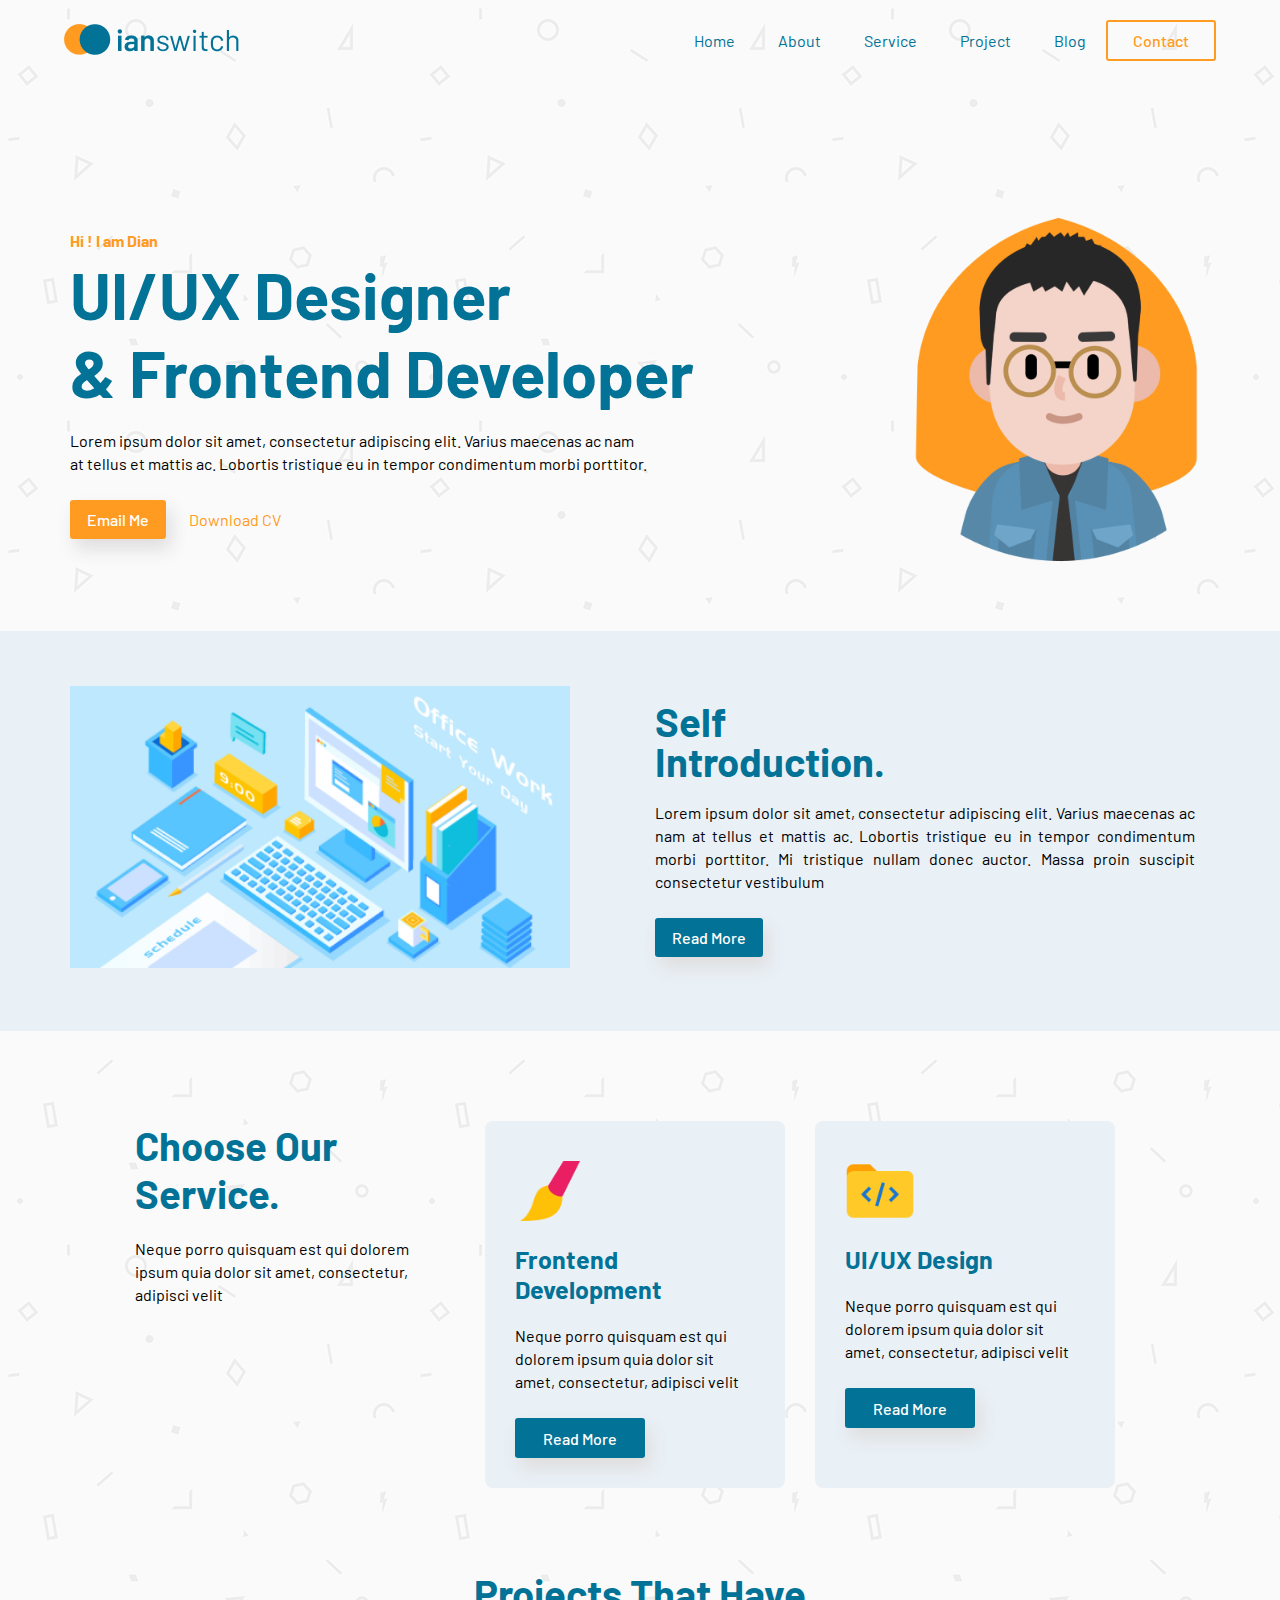
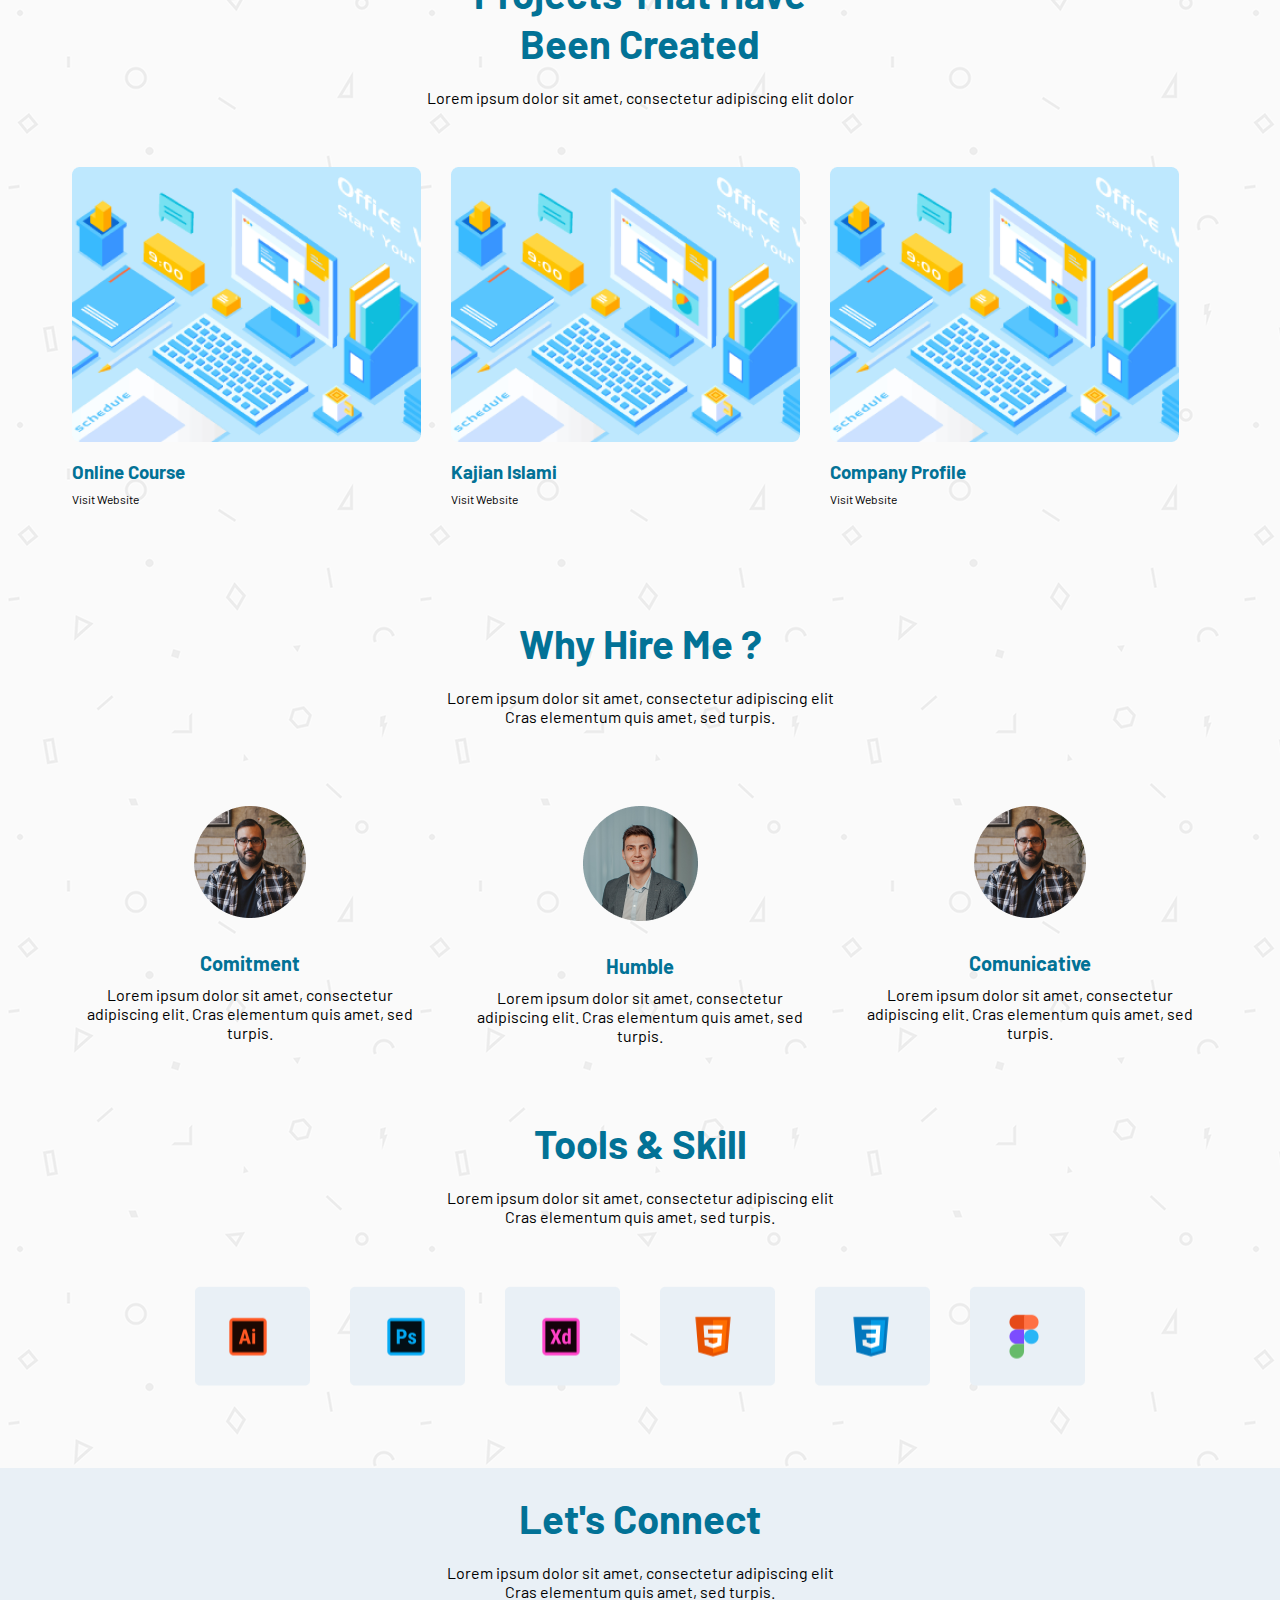
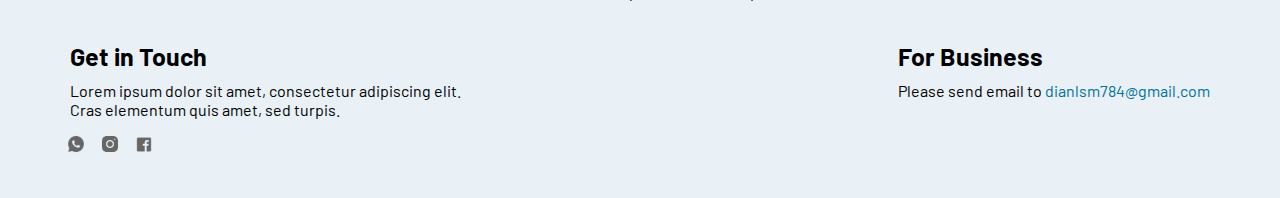
<file: index.html>
<!DOCTYPE html>
<html lang="en">

<head>
    <meta charset="UTF-8">
    <meta http-equiv="X-UA-Compatible" content="IE=edge">
    <meta name="viewport" content="width=device-width, initial-scale=1.0">
    <title>ianswitch</title>
    <link rel="stylesheet" href="css/style.css">
</head>
<style>
    body {
        background-image: url('img/geometry.png');
    }
</style>

<body>
    <!-- header -->
    <header>
        <img class="logo" src="img/logo.png" alt="">
        <nav>
            <ul class="nav-links">
                <li><a href="#" class="nav-link active">Home</a></li>
                <li><a href="#" class="nav-link">About</a></li>
                <li><a href="#" class="nav-link">Service</a></li>
                <li><a href="#" class="nav-link">Project</a></li>
                <li><a href="blog.html" class="nav-link">Blog</a></li>
            </ul>
        </nav>
        <button class="btn-secondary">Contact</button>
    </header>



    <!-- main -->
    <main>
        <div class="text-section">
            <h4 class="hello">Hi ! I am Dian</h4>
            <h1 class="large-title">
                UI/UX Designer <br> & Frontend Developer
            </h1>
            <p class="text-muted">
                Lorem ipsum dolor sit amet, consectetur adipiscing elit. Varius maecenas ac nam <br> at tellus et mattis ac. Lobortis tristique eu in tempor condimentum morbi porttitor.
            </p>
            <button class="btn-primary">Email Me</button>
            <a class="download" href="#">Download CV</a>
        </div>
        <div class="jumbotorn-img">
            <img src="img/hero.png" alt="">
        </div>
    </main>

    <!-- about -->
    <div class="about">
        <div class="content-about">
            <div class="img-about">
                <img src="img/about-img.png" alt="">
            </div>
            <div class="desc-about">
                <h1 class="text-about">
                    Self <br> Introduction.
                </h1>
                <p class="lorem">
                    Lorem ipsum dolor sit amet, consectetur adipiscing elit. Varius maecenas ac nam at tellus et mattis ac. Lobortis tristique eu in tempor condimentum morbi porttitor. Mi tristique nullam donec auctor. Massa proin suscipit consectetur vestibulum
                </p>
                <button class="btn-primary-about">Read More</button>
            </div>
        </div>
    </div>

    <!-- service -->
    <div class="service">


        <div class="our-service">
            <div class="title">
                <div class="title-service">
                    <h1 class="web">Choose Our <br> Service.</h1>
                    <p>Neque porro quisquam est qui dolorem ipsum quia dolor sit amet, consectetur, adipisci velit</p>
                </div>
            </div>
            <div class="desc-service-1">
                <div class="logo-service">
                    <img src="img/design.png" alt="">
                </div>
                <div class="title-service">
                    <h2 class="web">Frontend Development</h2>
                    <p>Neque porro quisquam est qui dolorem ipsum quia dolor sit amet, consectetur, adipisci velit</p>
                </div>
                <div class="cta-read">
                    <button class="btn-service-1">Read More</button>
                </div>
            </div>
            <div class="desc-service-1">
                <div class="logo-service">
                    <img src="img/code.png" alt="">
                </div>
                <div class="title-service">
                    <h2 class="web">UI/UX Design</h2>
                    <p>Neque porro quisquam est qui dolorem ipsum quia dolor sit amet, consectetur, adipisci velit</p>
                </div>
                <div class="cta-read">
                    <button class="btn-service-1">Read More</button>
                </div>
            </div>
        </div>
    </div>

    <!-- project -->
    <div class="project">
        <div class="title-project">
            <h1>Projects That Have <br> Been Created</h1>
            <p>Lorem ipsum dolor sit amet, consectetur adipiscing elit dolor </p>
        </div>
        <div class="projects">
            <div class="project-1">
                <img src="img/pro-img.png " alt=" ">
                <div class="content">
                    <h3>Online Course</h3>
                    <a href="http://">Visit Website</a>
                </div>
            </div>
            <div class="project-1 ">
                <img src="img/pro-img.png " alt=" ">
                <div class="content">
                    <h3>Kajian Islami</h3>
                    <a href="http://">Visit Website<img>
                    </a>
                </div>
            </div>
            <div class="project-1 ">
                <img src="img/pro-img.png " alt=" ">
                <div class="content">
                    <h3>Company Profile</h3>
                    <a href="http://">Visit Website</a>
                </div>
            </div>
        </div>
    </div>

    <!-- hire -->
    <div class="hire">
        <div class="title-hire">
            <h1>Why Hire Me ?</h1>
            <p>Lorem ipsum dolor sit amet, consectetur adipiscing elit<br> Cras elementum quis amet, sed turpis.</p>
        </div>
        <div class="containter-thumbnail">
            <div class="thumbnail">
                <img src="img/hire-1.png" alt="">
                <h1>Comitment</h1>
                <p>Lorem ipsum dolor sit amet, consectetur adipiscing elit. Cras elementum quis amet, sed turpis.</p>
            </div>
            <div class="thumbnail">
                <img src="img/hire-2.png" alt="">
                <h1>Humble</h1>
                <p>Lorem ipsum dolor sit amet, consectetur adipiscing elit. Cras elementum quis amet, sed turpis.</p>
            </div>
            <div class="thumbnail">
                <img src="img/hire-1.png" alt="">
                <h1>Comunicative</h1>
                <p>Lorem ipsum dolor sit amet, consectetur adipiscing elit. Cras elementum quis amet, sed turpis.</p>
            </div>
        </div>
    </div>

    <!-- toolskill -->
    <div class="toolskill">
        <div class="title-toolskill">
            <h1>Tools & Skill</h1>
            <p>Lorem ipsum dolor sit amet, consectetur adipiscing elit<br> Cras elementum quis amet, sed turpis.</p>
        </div>
        <div class="icons">
            <div class="icon">
                <img src="img/ai.png" alt="">
            </div>
            <div class="icon">
                <img src="img/ps.png" alt="">
            </div>
            <div class="icon">
                <img src="img/xd.png" alt="">
            </div>
            <div class="icon">
                <img src="img/html.png" alt="">
            </div>
            <div class="icon">
                <img src="img/css.png" alt="">
            </div>
            <div class="icon">
                <img src="img/figma.png" alt="">
            </div>
        </div>
    </div>

    <!-- footer -->
    <footer>
        <div class="title-toolskill">
            <h1>Let's Connect</h1>
            <p>Lorem ipsum dolor sit amet, consectetur adipiscing elit<br> Cras elementum quis amet, sed turpis.</p>
        </div>
        <div class="text-footer">
            <div class="right-text">
                <h1>Get in Touch</h1>
                <p>Lorem ipsum dolor sit amet, consectetur adipiscing elit. <br> Cras elementum quis amet, sed turpis.</p>
                <div class="med-icon">
                    <img src="img/WhatsApp.png" alt="">
                    <img src="img/Instagram.png" alt="">
                    <img src="img/Facebook.png  " alt="">
                </div>
            </div>
            <div class="left-text">
                <h1>For Business</h1>
                <p>Please send email to
                    <a href="http://dianlsm784@gmail.com">dianlsm784@gmail.com</a>
                </p>
            </div>

        </div>

    </footer>

</body>

</html>
</file>
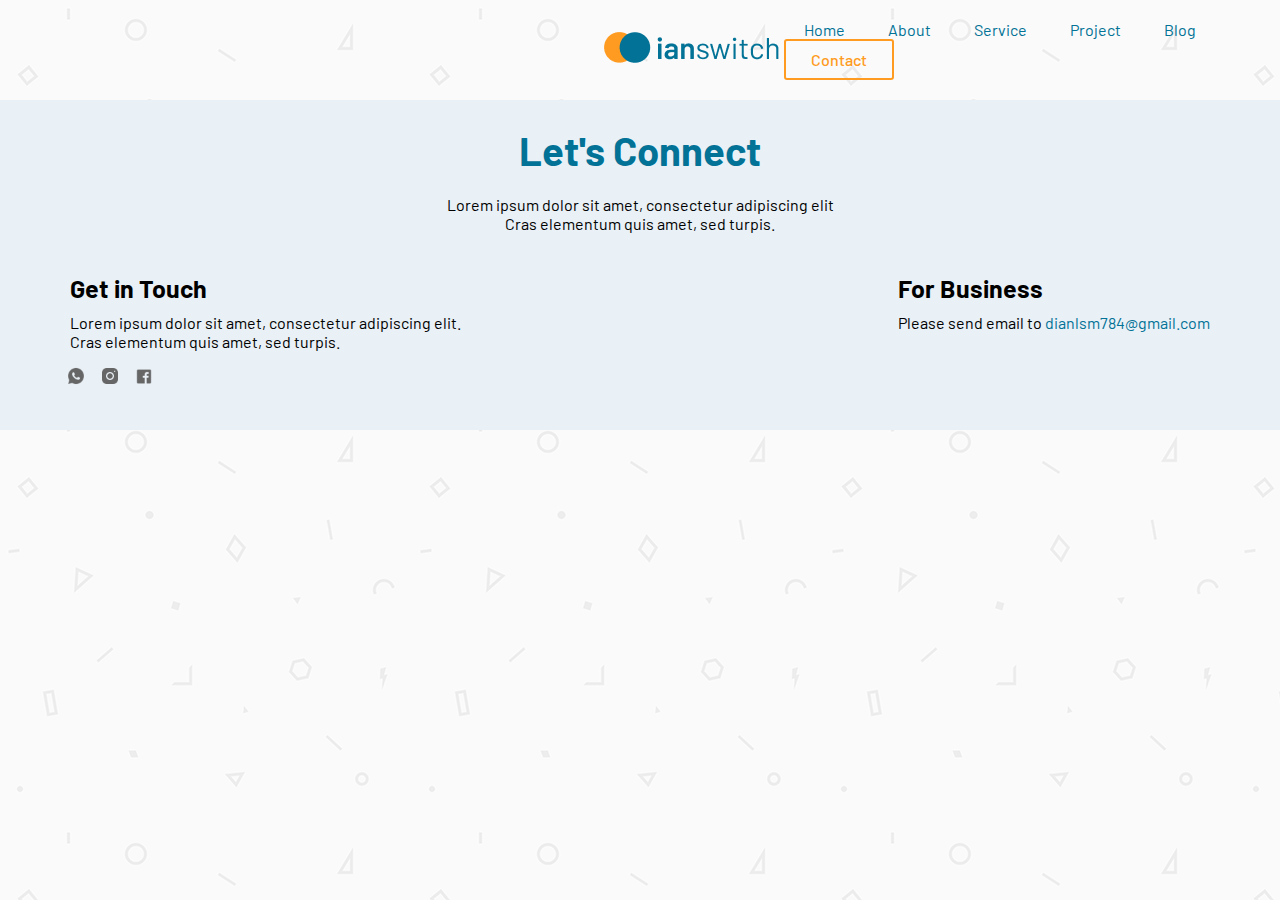
<file: blog.html>
<!DOCTYPE html>
<html lang="en">

<head>
    <meta charset="UTF-8">
    <meta http-equiv="X-UA-Compatible" content="IE=edge">
    <meta name="viewport" content="width=device-width, initial-scale=1.0">
    <title>Blog</title>
    <link rel="stylesheet" href="css/style.css">
</head>
<style>
    body {
        background-image: url('img/geometry.png');
    }
</style>

<body>
    <header>
        <div class="nav-brand">
            <img src="img/logo.png" alt="">
        </div>
        <div class="nav-items">
            <ul class="nav-links">
                <li><a href="#" class="nav-link active">Home</a></li>
                <li><a href="#" class="nav-link active">About</a></li>
                <li><a href="#" class="nav-link">Service</a></li>
                <li><a href="#" class="nav-link">Project</a></li>
                <li><a href="blog.html" class="nav-link">Blog</a></li>
            </ul>
            <button class="btn-secondary">Contact</button>
        </div>
    </header>

    <!-- blog -->
    <div class="blogs">

    </div>

    <footer>
        <div class="title-toolskill">
            <h1>Let's Connect</h1>
            <p>Lorem ipsum dolor sit amet, consectetur adipiscing elit<br> Cras elementum quis amet, sed turpis.</p>
        </div>
        <div class="text-footer">
            <div class="right-text">
                <h1>Get in Touch</h1>
                <p>Lorem ipsum dolor sit amet, consectetur adipiscing elit. <br> Cras elementum quis amet, sed turpis.</p>
                <div class="med-icon">
                    <img src="img/WhatsApp.png" alt="">
                    <img src="img/Instagram.png" alt="">
                    <img src="img/Facebook.png  " alt="">
                </div>
            </div>
            <div class="left-text">
                <h1>For Business</h1>
                <p>Please send email to
                    <a href="http://dianlsm784@gmail.com">dianlsm784@gmail.com</a>
                </p>
            </div>

        </div>

    </footer>
</body>

</html>
</file>
<file: css/style.css>
@import url('https://fonts.googleapis.com/css2?family=Poppins:wght@400;500;600 &display=swap');
@import url('https://fonts.googleapis.com/css2?family=Roboto:wght@400;500;700&display=swap');
@import url('https://fonts.googleapis.com/css2?family=Barlow:wght@100;300;400;500&display=swap');
* {
    padding: 0;
    margin: 0;
    font-family: "Barlow";
    box-sizing: border-box;
}

header {
    display: flex;
    justify-content: flex-end;
    align-items: center;
    padding: 20px 5%;
}

.logo {
    margin-right: auto;
}

li,
button {
    text-decoration: none;
}

a {
    text-decoration: none;
    color: #027296;
}

a:after {
    content: "";
    position: absolute;
    background-color: #FF9B21;
    height: 3px;
    width: 0;
    left: 0;
    bottom: -10px;
    transition: 0.3s;
}

a:hover {
    color: #FF9B21;
}

a:hover {
    width: 100%;
}

.nav-links {
    list-style: none;
}

.nav-links li {
    display: inline-block;
    padding: 0 20px;
}

button {
    padding: 9px 25px;
    color: #FF9B21;
    background-color: transparent;
    border: 2px solid #FF9B21;
    border-radius: 3px;
    font-size: 16px;
    font-weight: 500;
    transition: all 0.3s ease 0s;
}

button:hover {
    padding: 9px 25px;
    color: #faf8f6;
    background-color: #FF9B21;
    border-radius: 3px;
    font-size: 16px;
    transition: all 0.3s ease 0s;
}

main {
    width: 1140px;
    margin: 0 auto;
    display: flex;
    grid-template-columns: 1.2fr 1fr;
    height: 550px;
    justify-content: space-between;
    transition: all 0.3s ease 0s;
}

.text-section {
    padding-top: 150px;
}

h4.hello {
    color: #FF9B21;
    margin-bottom: 5px;
}

h1.large-title {
    font-size: 65px;
    color: #027296;
    margin-bottom: 15px;
}

p.text-muted {
    font-size: 16px;
    color: black;
    margin-top: 18px;
    line-height: 23px;
}

button.btn-primary {
    padding: 10px 17px;
    background-color: #FF9B21;
    color: white;
    border: none;
    border-radius: 3px;
    font-size: 16px;
    margin-top: 25px;
    box-shadow: 3px silver;
    box-shadow: 5px 10px 18px rgb(223, 221, 221);
}

button.btn-primary:hover {
    background-color: #f8bc73;
    transition: 1s;
}

a.download {
    color: #FF9B21;
    padding: 10px;
    text-decoration: none;
    border: 1px solid Lorem ipsum dolor sit amet, consectetur adipiscing elit dolor;
    margin-left: 10px;
    border-radius: 3px;
}

.jumbotorn-img img {
    margin-top: 80px;
    margin-right: -50px;
    max-width: 400px;
}

.about {
    background-color: #E9F0F6;
}

.content-about {
    display: grid;
    grid-template-columns: 1.2fr 1.2fr;
    height: 400px;
    width: 1140px;
    margin: 0 auto;
    justify-content: center;
}

.img-about img {
    width: 500px;
    margin: 55px auto;
}

.desc-about {
    padding: 15px;
    margin: 55px auto;
}

h1.text-about {
    color: #027296;
    font-size: 40px;
    line-height: 40px;
    margin-bottom: 20px;
}

p.lorem {
    text-align: justify;
    font-size: 16px;
    line-height: 23px;
}

button.btn-primary-about {
    padding: 10px 17px;
    background-color: #027296;
    color: white;
    border: none;
    border-radius: 3px;
    font-size: 16px;
    margin-top: 25px;
    box-shadow: 5px 10px 18px rgb(223, 221, 221);
}

.service {
    padding-top: 50px;
    height: auto;
}

.our-service {
    padding: 30px;
    display: flex;
    justify-content: center;
    margin: 10px;
}

.heading {
    text-align: center;
}

.title {
    border-radius: 5px;
    width: 300px;
    margin-bottom: 40px;
    margin-right: 50px;
}

.title-service h1 {
    color: #027296;
    font-size: 40px;
}

.title-service h2 {
    font-size: 25px;
    color: #027296;
}

.title-service p {
    line-height: 23px;
    margin-top: 20px;
}

.desc-service-1 {
    background-color: #E9F0F6;
    margin-right: 30px;
    padding: 30px;
    width: 300px;
    border-radius: 8px;
}

.logo-service img {
    width: 80px;
    margin-left: -5px;
    margin-bottom: 10px;
}

button.btn-service-1 {
    width: 130px;
    height: 40px;
    background-color: #027296;
    color: white;
    border: none;
    border-radius: 3px;
    font-size: 16px;
    margin-top: 25px;
    box-shadow: 5px 10px 18px rgb(223, 221, 221);
}

button.btn-service-1:hover {
    width: 100px;
    height: 40px;
    background-color: #FF9B21;
    color: white;
    border: none;
    border-radius: 3px;
    font-size: 16px;
    margin-top: 25px;
    box-shadow: 5px 10px 18px rgb(223, 221, 221);
}

.project {
    height: 650px;
}

.title-project {
    text-align: center;
    margin-top: 50px;
}

.projects {
    display: flex;
    justify-content: center;
}

.title-project h1 {
    font-size: 40px;
    color: #027296;
    line-height: 50px;
    margin-bottom: 20px;
}

.title-project p {
    margin-bottom: 60px;
}

.project-1 {
    margin-right: 30px;
}

.project-1 img {
    padding-bottom: 15px;
}

.project-1 a {
    text-decoration: none;
    color: black;
    font-size: 12px;
}

.content h5 {
    font-weight: normal;
}

.content h3 {
    color: #027296;
    padding-bottom: 5px;
}

button.cta-button1 {
    padding: 10px 17px;
    background-color: #027296;
    color: white;
    border: none;
    border-radius: 3px;
    font-size: 16px;
    margin-bottom: 45px;
    box-shadow: 5px 10px 18px rgb(223, 221, 221);
}

.hire {
    height: 500px;
}

.title-hire {
    text-align: center;
}

.title-hire h1 {
    font-size: 40px;
    color: #027296;
    line-height: 50px;
    margin-bottom: 20px;
}

.title-hire p {
    margin-bottom: 40px;
}

.containter-thumbnail {
    display: flex;
    justify-content: center;
}

.thumbnail {
    width: 350px;
    text-align: center;
    margin: 20px;
}

.thumbnail h1 {
    color: #027296;
    font-size: 20px;
    padding: 10px;
}

.thumbnail img {
    padding: 20px;
}

.toolskill {
    height: 350px;
}

.title-toolskill {
    text-align: center;
}

.title-toolskill h1 {
    font-size: 40px;
    color: #027296;
    line-height: 50px;
    margin-bottom: 20px;
}

.title-toolskill p {
    margin-bottom: 40px;
}

.icons {
    display: flex;
    justify-content: center;
    flex-wrap: wrap;
}

.icon {
    margin: 20px
}

footer {
    padding: 25px;
    background-color: #E9F0F6;
    width: 100%;
    justify-content: center;
    height: 330px;
}

.text-footer {
    width: 1140px;
    margin: 0 auto;
    display: flex;
    grid-template-columns: 1.2fr 1fr;
    justify-content: space-between;
}

.right-text h1 {
    margin-bottom: 10px;
    font-size: 25px;
}

.right-text p {
    margin-bottom: 15px;
}

.left-text h1 {
    font-size: 25px;
}

.med-icon img {
    margin-right: 15px;
    margin-left: -4px;
    width: 20px;
}

.left-text h1 {
    padding-bottom: 10px;
}

.left-text p a {
    list-style: none;
}
</file>
